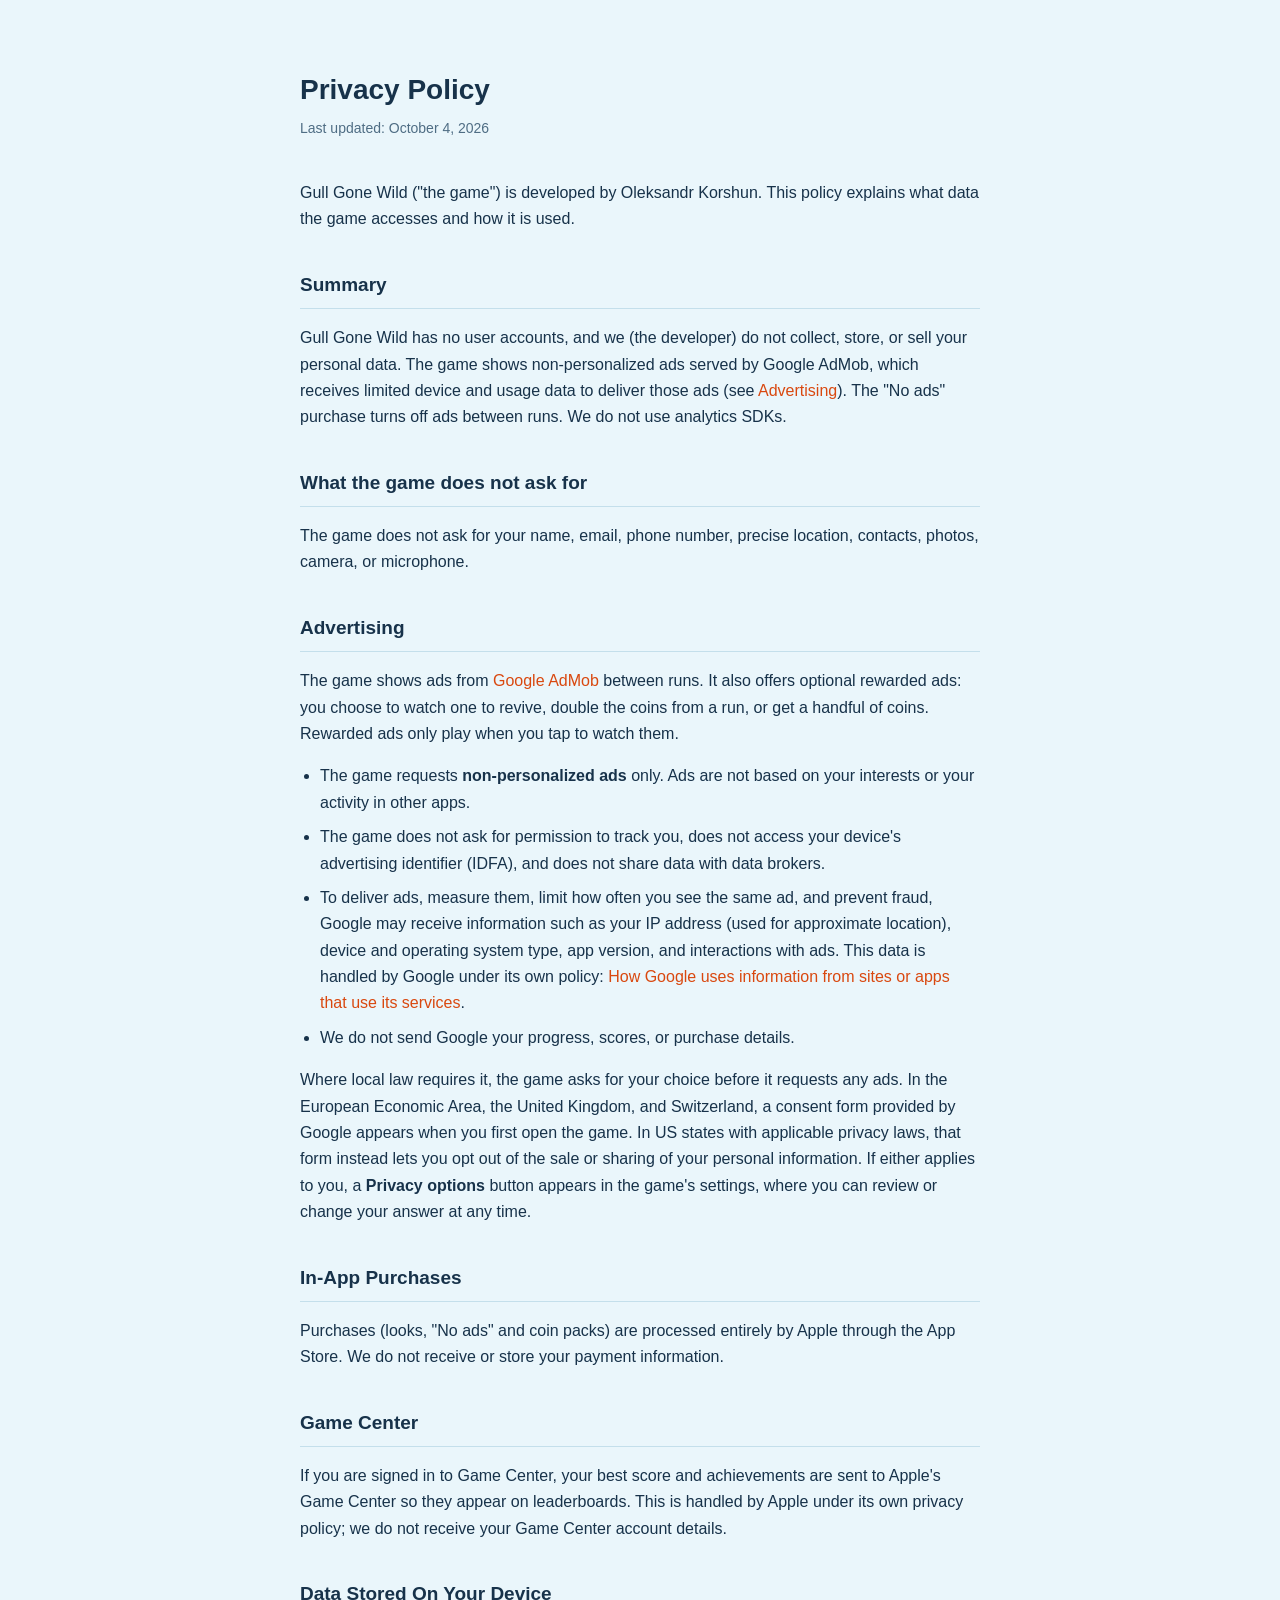
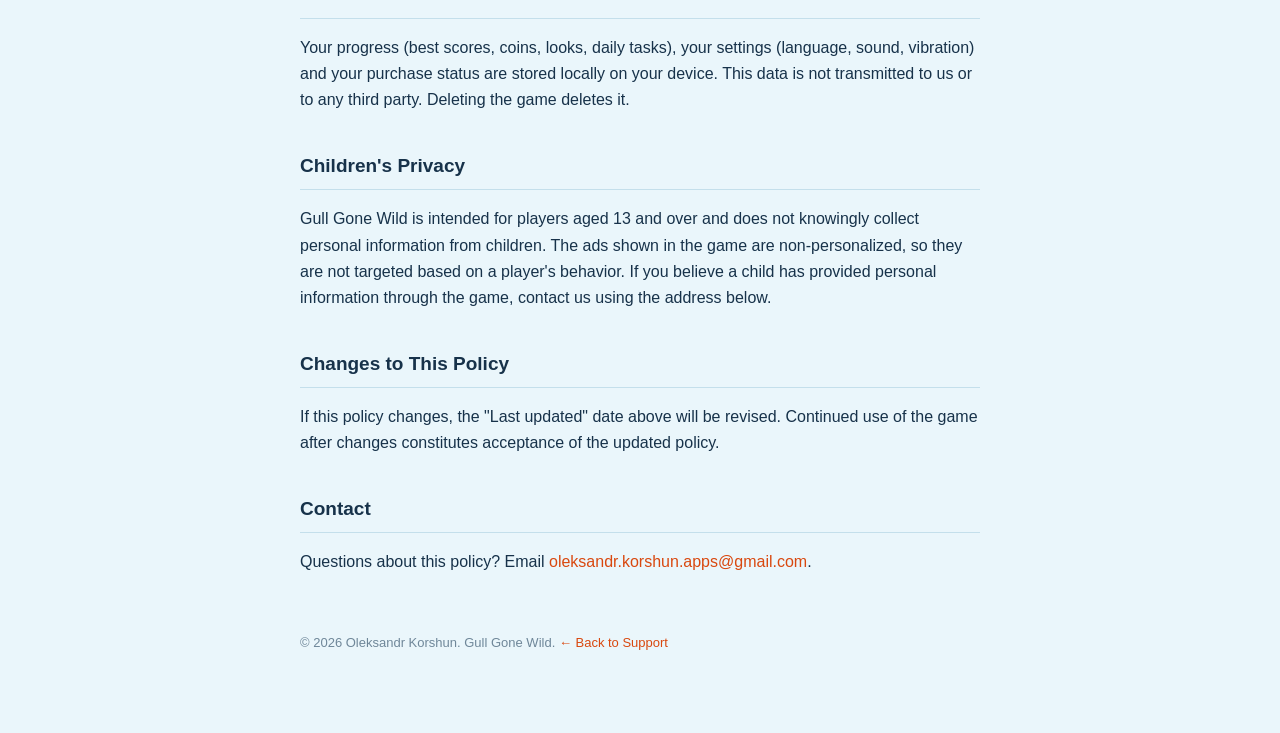
<file: privacy.html>
<!DOCTYPE html>
<html lang="en">
<head>
<meta charset="UTF-8">
<meta name="viewport" content="width=device-width, initial-scale=1.0">
<title>Gull Gone Wild — Privacy Policy</title>
<link rel="stylesheet" href="style.css">
</head>
<body>
<div class="wrap">
  <h1>Privacy Policy</h1>
  <p class="updated">Last updated: October 4, 2026</p>

  <p>Gull Gone Wild ("the game") is developed by Oleksandr Korshun. This policy explains what data the game accesses and how it is used.</p>

  <h2>Summary</h2>
  <p>Gull Gone Wild has no user accounts, and we (the developer) do not collect, store, or sell your personal data. The game shows non-personalized ads served by Google AdMob, which receives limited device and usage data to deliver those ads (see <a href="#advertising">Advertising</a>). The "No ads" purchase turns off ads between runs. We do not use analytics SDKs.</p>

  <h2>What the game does not ask for</h2>
  <p>The game does not ask for your name, email, phone number, precise location, contacts, photos, camera, or microphone.</p>

  <h2 id="advertising">Advertising</h2>
  <p>The game shows ads from <a href="https://admob.google.com/">Google AdMob</a> between runs. It also offers optional rewarded ads: you choose to watch one to revive, double the coins from a run, or get a handful of coins. Rewarded ads only play when you tap to watch them.</p>
  <ul>
    <li>The game requests <strong>non-personalized ads</strong> only. Ads are not based on your interests or your activity in other apps.</li>
    <li>The game does not ask for permission to track you, does not access your device's advertising identifier (IDFA), and does not share data with data brokers.</li>
    <li>To deliver ads, measure them, limit how often you see the same ad, and prevent fraud, Google may receive information such as your IP address (used for approximate location), device and operating system type, app version, and interactions with ads. This data is handled by Google under its own policy: <a href="https://policies.google.com/technologies/partner-sites">How Google uses information from sites or apps that use its services</a>.</li>
    <li>We do not send Google your progress, scores, or purchase details.</li>
  </ul>
  <p>Where local law requires it, the game asks for your choice before it requests any ads. In the European Economic Area, the United Kingdom, and Switzerland, a consent form provided by Google appears when you first open the game. In US states with applicable privacy laws, that form instead lets you opt out of the sale or sharing of your personal information. If either applies to you, a <strong>Privacy options</strong> button appears in the game's settings, where you can review or change your answer at any time.</p>

  <h2>In-App Purchases</h2>
  <p>Purchases (looks, "No ads" and coin packs) are processed entirely by Apple through the App Store. We do not receive or store your payment information.</p>

  <h2>Game Center</h2>
  <p>If you are signed in to Game Center, your best score and achievements are sent to Apple's Game Center so they appear on leaderboards. This is handled by Apple under its own privacy policy; we do not receive your Game Center account details.</p>

  <h2>Data Stored On Your Device</h2>
  <p>Your progress (best scores, coins, looks, daily tasks), your settings (language, sound, vibration) and your purchase status are stored locally on your device. This data is not transmitted to us or to any third party. Deleting the game deletes it.</p>

  <h2>Children's Privacy</h2>
  <p>Gull Gone Wild is intended for players aged 13 and over and does not knowingly collect personal information from children. The ads shown in the game are non-personalized, so they are not targeted based on a player's behavior. If you believe a child has provided personal information through the game, contact us using the address below.</p>

  <h2>Changes to This Policy</h2>
  <p>If this policy changes, the "Last updated" date above will be revised. Continued use of the game after changes constitutes acceptance of the updated policy.</p>

  <h2>Contact</h2>
  <p>Questions about this policy? Email <a href="mailto:oleksandr.korshun.apps@gmail.com">oleksandr.korshun.apps@gmail.com</a>.</p>

  <footer>© 2026 Oleksandr Korshun. Gull Gone Wild. <a href="index.html">← Back to Support</a></footer>
</div>
</body>
</html>
</file>
<file: style.css>
:root { color-scheme: light; }
body {
  margin: 0;
  font-family: -apple-system, BlinkMacSystemFont, "Segoe UI", Roboto, sans-serif;
  background: #eaf6fb;
  color: #17324a;
  line-height: 1.65;
}
.wrap { max-width: 680px; margin: 0 auto; padding: 48px 24px 80px; }
h1 { font-size: 28px; margin-bottom: 4px; }
.tagline, .updated { color: #4f6d84; margin-top: 0; margin-bottom: 40px; }
.updated { font-size: 14px; }
h2 { font-size: 19px; margin-top: 36px; border-bottom: 1px solid #c4dfeb; padding-bottom: 8px; }
a { color: #d9480f; text-decoration: none; }
a:hover { text-decoration: underline; }
details { background: #ffffff; border-radius: 12px; padding: 14px 18px; margin: 10px 0; box-shadow: 0 1px 2px rgba(23,50,74,.08); }
summary { cursor: pointer; font-weight: 600; }
ul { padding-left: 20px; }
li { margin-bottom: 8px; }
footer { margin-top: 56px; color: #6f8799; font-size: 13px; }
.badges img { display: block; max-width: 100%; height: auto; }
</file>
